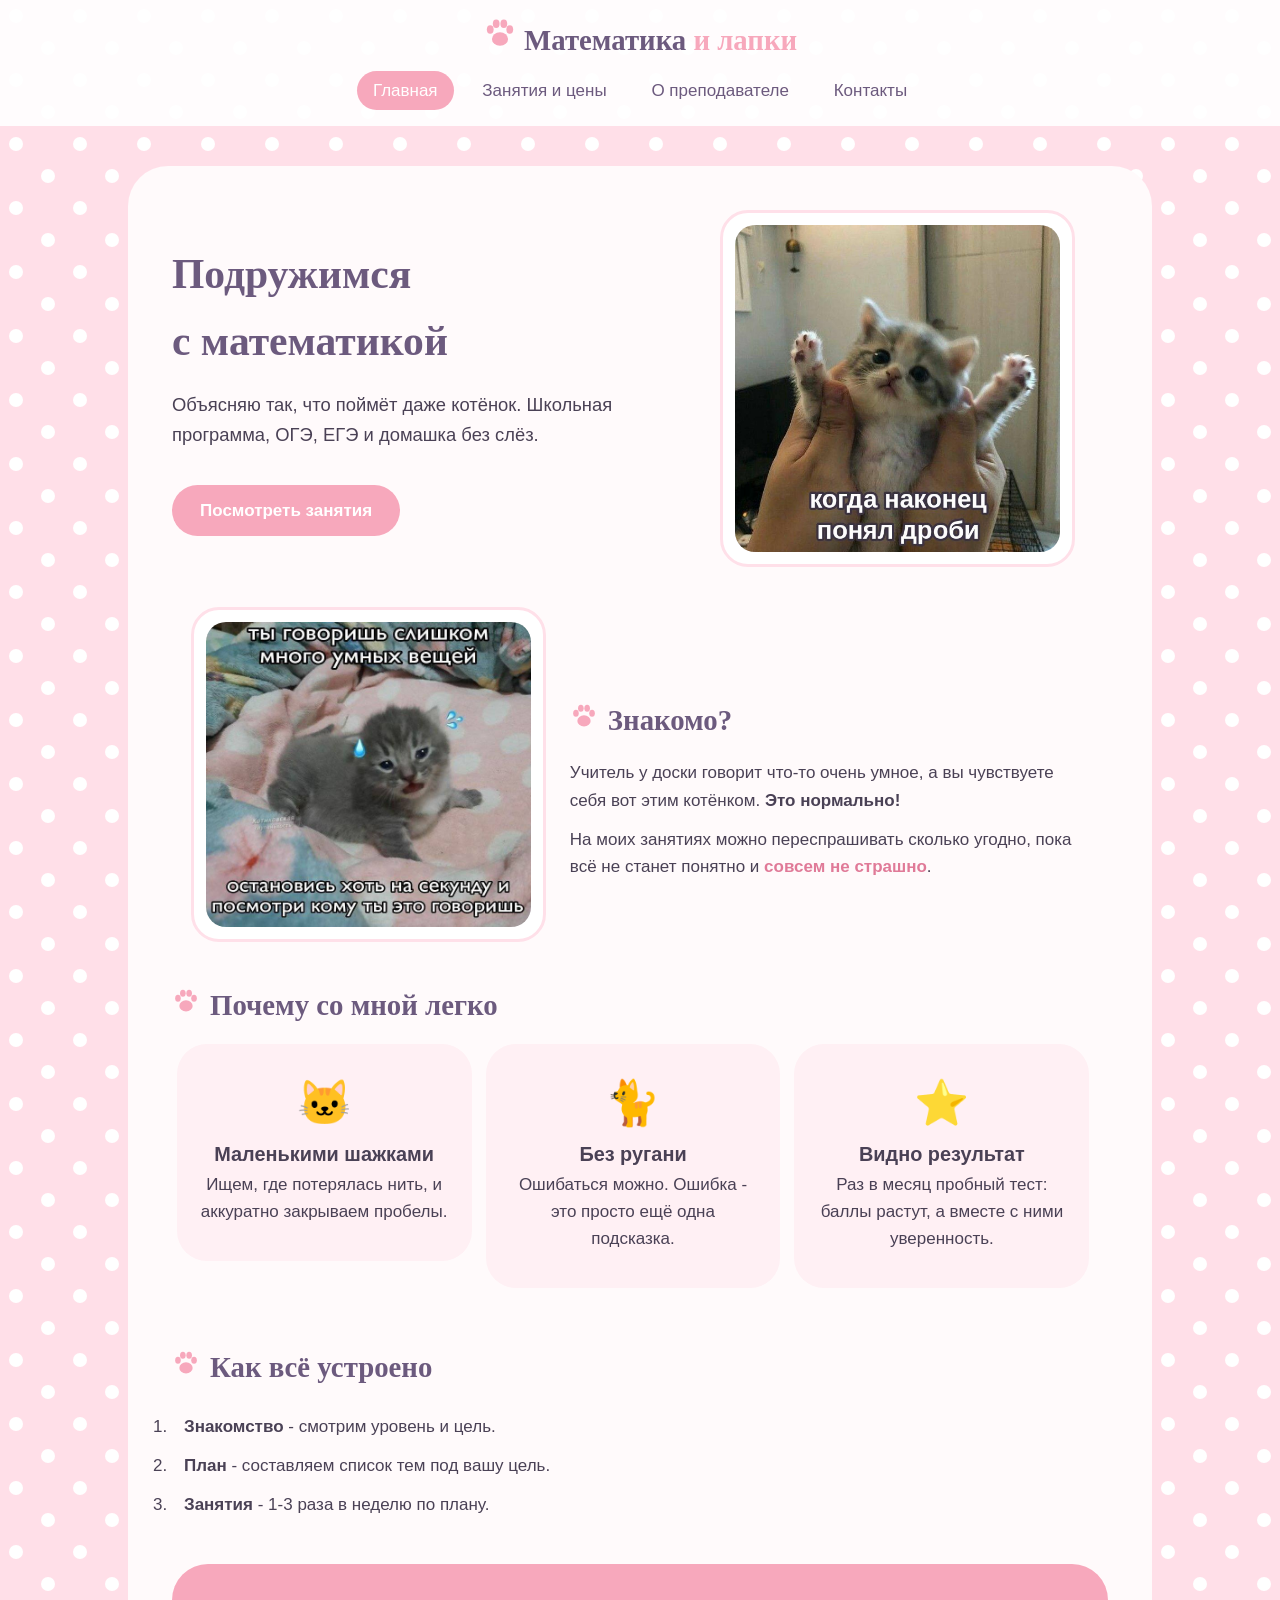
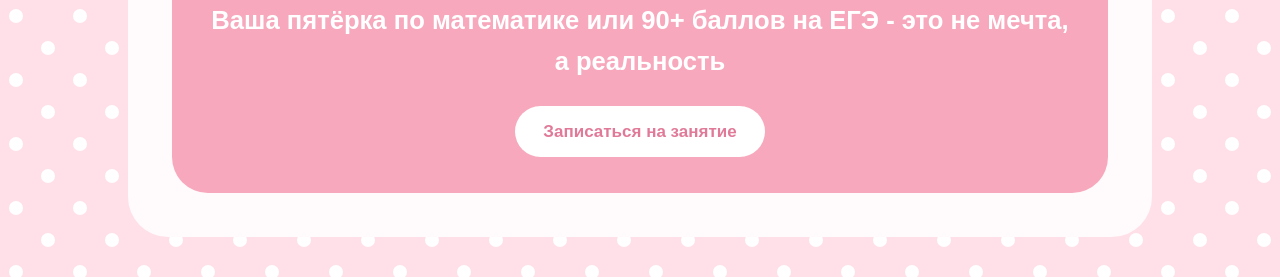
<file: lab2/index.html>
<!DOCTYPE html>
<html>
<head>
    <meta charset="UTF-8">
    <title>Главная - Математика и лапки</title>
    <link rel="stylesheet" href="style.css">
</head>
<body>
    <header class="header">
        <a href="index.html" class="logo">
            <img src="images/bean.svg" alt="" class="logo-paw">
            Математика <span>и лапки</span>
        </a>
        <nav class="nav">
            <a href="index.html" class="active">Главная</a>
            <a href="services.html">Занятия и цены</a>
            <a href="about.html">О преподавателе</a>
            <a href="contacts.html">Контакты</a>
        </nav>
    </header>

    <main class="page">
        <section>
            <div class="text">
                <h1>Подружимся<br>с математикой</h1>
                <p class="lead">Объясняю так, что поймёт даже котёнок. Школьная программа, ОГЭ, ЕГЭ и домашка без слёз.</p>
                <a href="services.html" class="btn">Посмотреть занятия</a>
            </div>
            <div class="photo">
                <img src="images/kitten-drobi.jpg" alt="Мем: когда наконец понял дроби">
            </div>
        </section>

        <section class="row">
            <div class="photo">
                <img src="images/kitten-meme.jpg" alt="Мем: ты говоришь слишком много умных вещей">
            </div>
            <div class="text">
                <h2>Знакомо?</h2>
                <p>Учитель у доски говорит что-то очень умное, а вы чувствуете себя вот этим котёнком. <strong>Это нормально!</strong></p>
                <p>На моих занятиях можно переспрашивать сколько угодно, пока всё не станет понятно и <span class="pink">совсем не страшно</span>.</p>
            </div>
        </section>

        <h2>Почему со мной легко</h2>
        <div>
            <div class="card">
                <div class="icon">&#128049;</div>
                <h3>Маленькими шажками</h3>
                <p>Ищем, где потерялась нить, и аккуратно закрываем пробелы.</p>
            </div>
            <div class="card">
                <div class="icon">&#128008;</div>
                <h3>Без ругани</h3>
                <p>Ошибаться можно. Ошибка - это просто ещё одна подсказка.</p>
            </div>
            <div class="card">
                <div class="icon">&#11088;</div>
                <h3>Видно результат</h3>
                <p>Раз в месяц пробный тест: баллы растут, а вместе с ними уверенность.</p>
            </div>
        </div>

        <h2>Как всё устроено</h2>
        <ol>
            <li><strong>Знакомство</strong> - смотрим уровень и цель.</li>
            <li><strong>План</strong> - составляем список тем под вашу цель.</li>
            <li><strong>Занятия</strong> - 1-3 раза в неделю по плану.</li>
        </ol>

        <section class="cta">
            <p class="big">Ваша пятёрка по математике или 90+ баллов на&nbsp;ЕГЭ&nbsp;- это не мечта, а&nbsp;реальность</p>
            <a href="contacts.html" class="btn">Записаться на занятие</a>
        </section>
    </main>
</body>
</html>
</file>
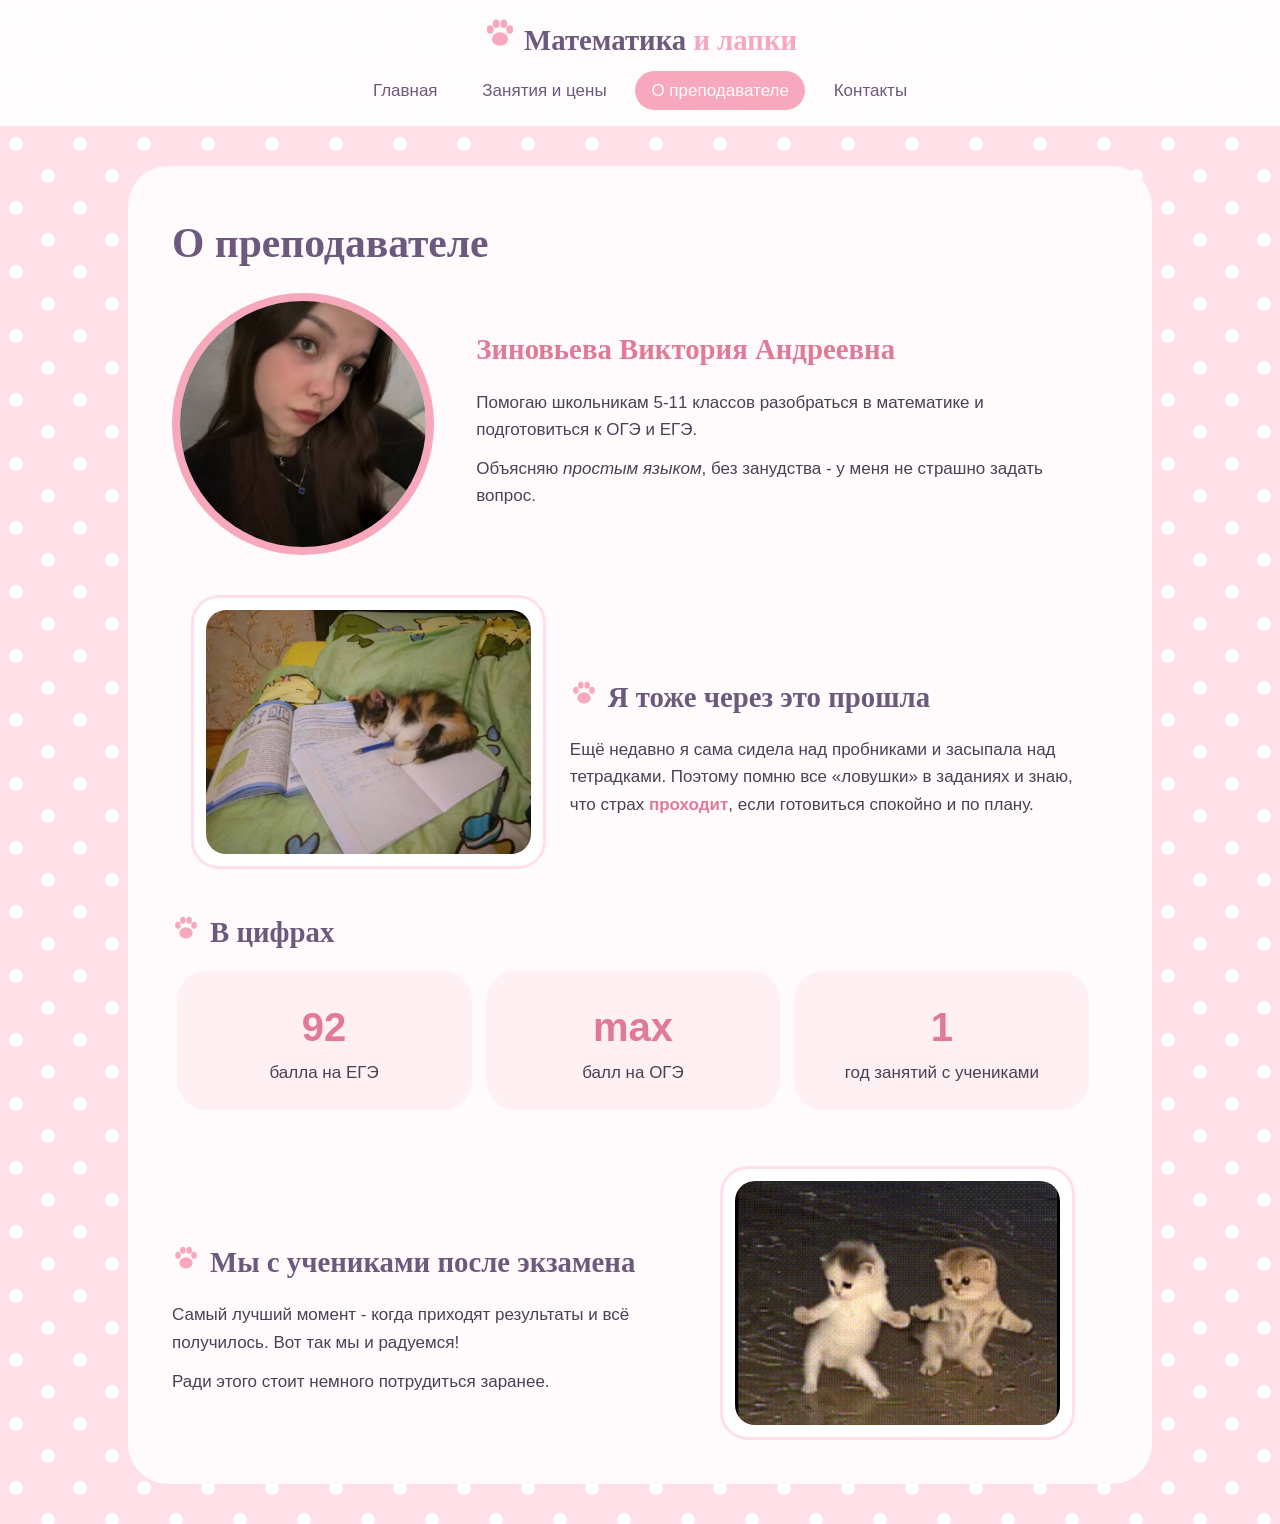
<file: lab2/about.html>
<!DOCTYPE html>
<html>
<head>
    <meta charset="UTF-8">
    <title>О преподавателе - Математика и лапки</title>
    <link rel="stylesheet" href="style.css">
</head>
<body>
    <header class="header">
        <a href="index.html" class="logo">
            <img src="images/bean.svg" alt="" class="logo-paw">
            Математика <span>и лапки</span>
        </a>
        <nav class="nav">
            <a href="index.html">Главная</a>
            <a href="services.html">Занятия и цены</a>
            <a href="about.html" class="active">О преподавателе</a>
            <a href="contacts.html">Контакты</a>
        </nav>
    </header>

    <main class="page">
        <h1>О преподавателе</h1>
        <div>
            <img src="images/teacher.jpg" alt="Фото преподавателя: Зиновьева Виктория Андреевна" class="avatar">
            <div class="about">
                <h2 id="teacher-name">Зиновьева Виктория Андреевна</h2>
                <p>Помогаю школьникам 5-11 классов разобраться в математике и подготовиться к ОГЭ и ЕГЭ.</p>
                <p>Объясняю <em>простым языком</em>, без занудства - у меня не страшно задать вопрос.</p>
            </div>
        </div>

        <section class="row">
            <div class="photo">
                <img src="images/kitten-homework.jpg" alt="Котёнок уснул на тетради по математике">
            </div>
            <div class="text">
                <h2>Я тоже через это прошла</h2>
                <p>Ещё недавно я сама сидела над пробниками и засыпала над тетрадками. Поэтому помню все «ловушки» в заданиях и знаю, что страх <span class="pink">проходит</span>, если готовиться спокойно и по плану.</p>
            </div>
        </section>

        <h2>В цифрах</h2>
        <div>
            <div class="card"><span class="num">92</span> балла на ЕГЭ</div>
            <div class="card"><span class="num">max</span> балл на ОГЭ</div>
            <div class="card"><span class="num">1</span> год занятий с учениками</div>
        </div>

        <section class="row">
            <div class="text">
                <h2>Мы с учениками после экзамена</h2>
                <p>Самый лучший момент - когда приходят результаты и всё получилось. Вот так мы и радуемся!</p>
                <p>Ради этого стоит немного потрудиться заранее.</p>
            </div>
            <div class="photo">
                <img src="images/kittens-dance.jpg" alt="Два котёнка танцуют">
            </div>
        </section>
    </main>
</body>
</html>
</file>
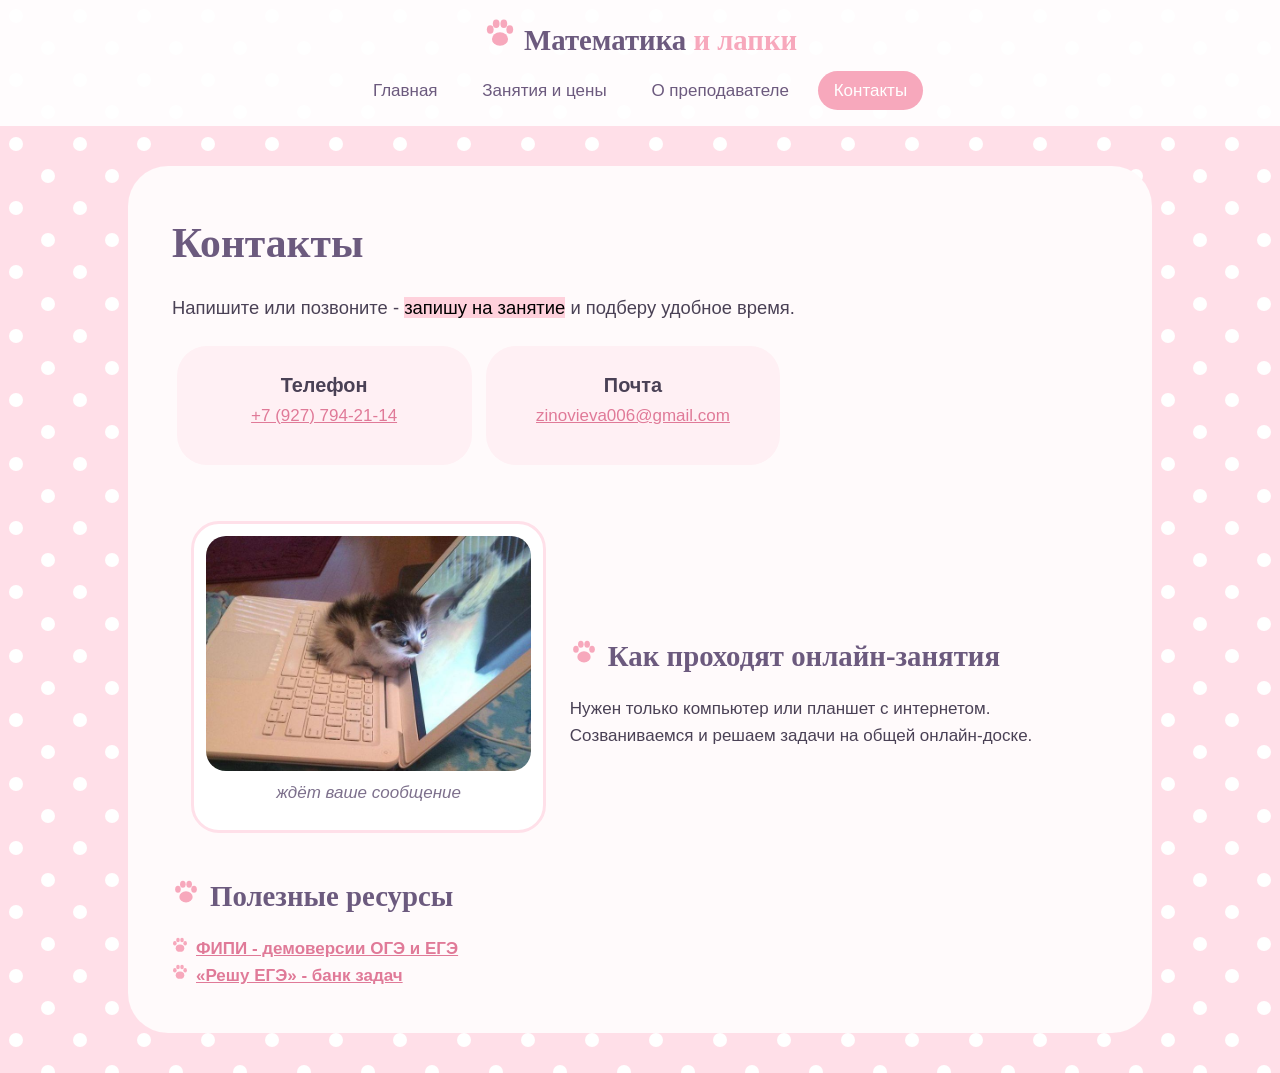
<file: lab2/contacts.html>
<!DOCTYPE html>
<html>
<head>
    <meta charset="UTF-8">
    <title>Контакты - Математика и лапки</title>
    <link rel="stylesheet" href="style.css">
</head>
<body>
    <header class="header">
        <a href="index.html" class="logo">
            <img src="images/bean.svg" alt="" class="logo-paw">
            Математика <span>и лапки</span>
        </a>
        <nav class="nav">
            <a href="index.html">Главная</a>
            <a href="services.html">Занятия и цены</a>
            <a href="about.html">О преподавателе</a>
            <a href="contacts.html" class="active">Контакты</a>
        </nav>
    </header>

    <main class="page">
        <h1>Контакты</h1>
        <p class="lead">Напишите или позвоните - <mark>запишу на занятие</mark> и подберу удобное время.</p>

        <div>
            <div class="card">
                <h3>Телефон</h3>
                <p><a href="tel:+79277942114">+7 (927) 794-21-14</a></p>
            </div>
            <div class="card">
                <h3>Почта</h3>
                <p><a href="mailto:zinovieva006@gmail.com">zinovieva006@gmail.com</a></p>
            </div>
        </div>

        <section class="row">
            <div class="photo">
                <img src="images/kitten-laptop.jpg" alt="Котёнок сидит на ноутбуке">
                <p class="caption">ждёт ваше сообщение</p>
            </div>
            <div class="text">
                <h2>Как проходят онлайн-занятия</h2>
                <p>Нужен только компьютер или планшет с интернетом. Созваниваемся и решаем задачи на общей онлайн-доске.</p>
            </div>
        </section>

        <h2>Полезные ресурсы</h2>
        <ul>
            <li><a href="https://fipi.ru/" target="_blank">ФИПИ - демоверсии ОГЭ и ЕГЭ</a></li>
            <li><a href="https://math-ege.sdamgia.ru/" target="_blank">«Решу ЕГЭ» - банк задач</a></li>
        </ul>
    </main>
</body>
</html>
</file>
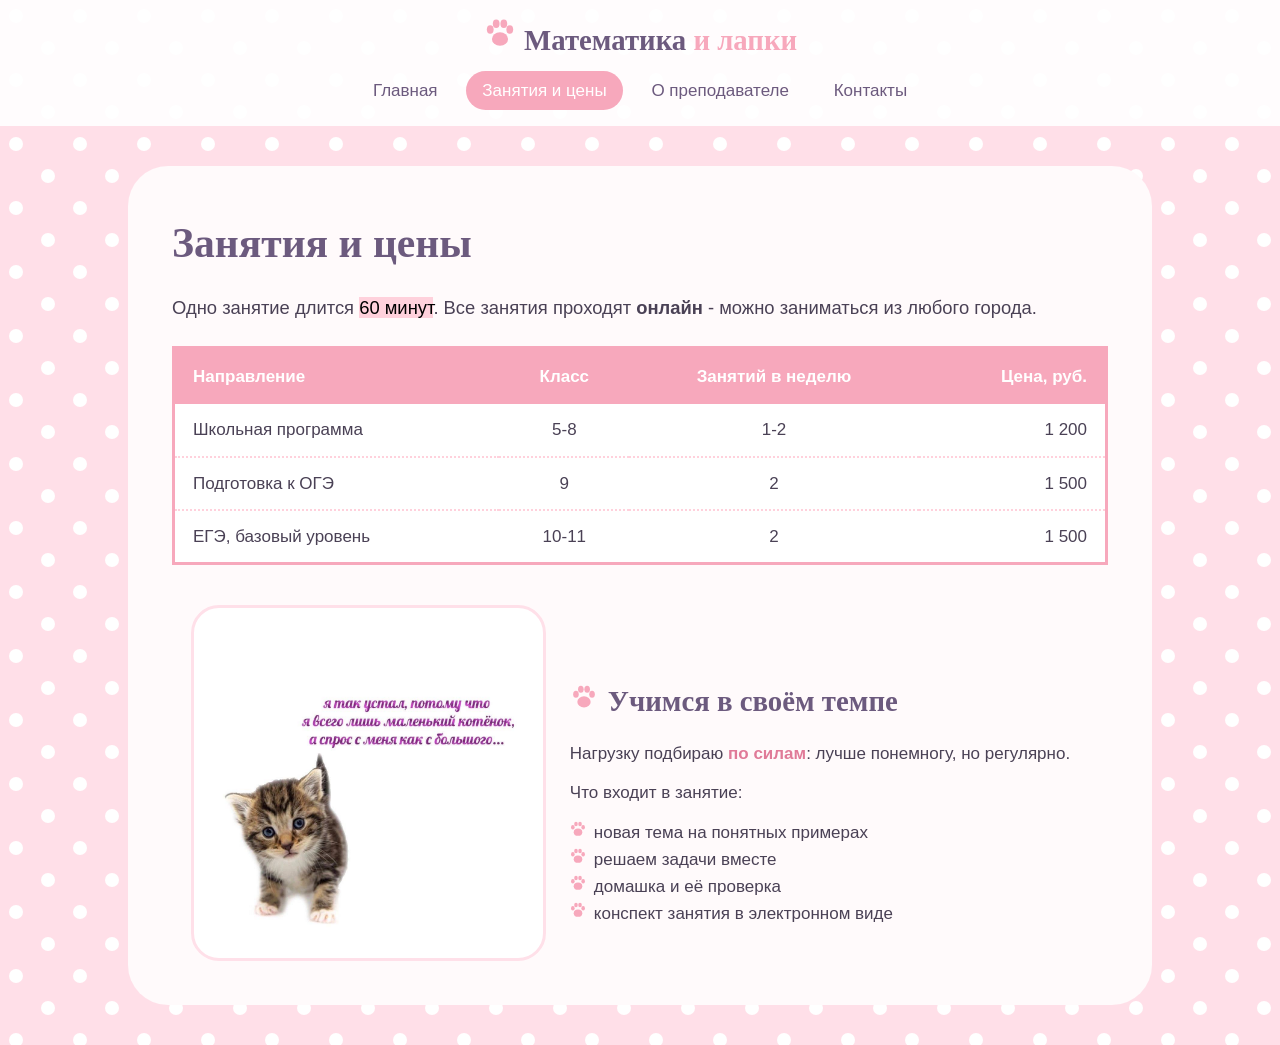
<file: lab2/services.html>
<!DOCTYPE html>
<html>
<head>
    <meta charset="UTF-8">
    <title>Занятия и цены - Математика и лапки</title>
    <link rel="stylesheet" href="style.css">
</head>
<body>
    <header class="header">
        <a href="index.html" class="logo">
            <img src="images/bean.svg" alt="" class="logo-paw">
            Математика <span>и лапки</span>
        </a>
        <nav class="nav">
            <a href="index.html">Главная</a>
            <a href="services.html" class="active">Занятия и цены</a>
            <a href="about.html">О преподавателе</a>
            <a href="contacts.html">Контакты</a>
        </nav>
    </header>

    <main class="page">
        <h1>Занятия и цены</h1>
        <p class="lead">Одно занятие длится <mark>60 минут</mark>. Все занятия проходят <strong>онлайн</strong> - можно заниматься из любого города.</p>

        <table>
            <tr>
                <th class="left">Направление</th>
                <th class="center">Класс</th>
                <th class="center">Занятий в неделю</th>
                <th class="right">Цена, руб.</th>
            </tr>
            <tr>
                <td class="left">Школьная программа</td>
                <td class="center">5-8</td>
                <td class="center">1-2</td>
                <td class="right">1&nbsp;200</td>
            </tr>
            <tr>
                <td class="left">Подготовка к ОГЭ</td>
                <td class="center">9</td>
                <td class="center">2</td>
                <td class="right">1&nbsp;500</td>
            </tr>
            <tr>
                <td class="left">ЕГЭ, базовый уровень</td>
                <td class="center">10-11</td>
                <td class="center">2</td>
                <td class="right">1&nbsp;500</td>
            </tr>
        </table>

        <section class="row">
            <div class="photo">
                <img src="images/kitten-tired.jpg" alt="Мем: спрос с меня как с большого">
            </div>
            <div class="text">
                <h2>Учимся в своём темпе</h2>
                <p>Нагрузку подбираю <span class="pink">по силам</span>: лучше понемногу, но регулярно.</p>
                <p>Что входит в занятие:</p>
                <ul>
                    <li>новая тема на понятных примерах</li>
                    <li>решаем задачи вместе</li>
                    <li>домашка и её проверка</li>
                    <li>конспект занятия в электронном виде</li>
                </ul>
            </div>
        </section>
    </main>
</body>
</html>
</file>
<file: lab2/style.css>
/* Сброс отступов браузера */
* {
    margin: 0;
    padding: 0;
    box-sizing: border-box;
}

body {
    font-family: "Trebuchet MS", Arial, sans-serif;
    font-size: 17px;
    line-height: 1.6;
    color: #4a4155;
    background-color: #ffdfe8;
    background-image: url("images/dots.svg");
}

h1,h2 {
    font-family: Georgia, serif;
    color: #6c5a7e;
}

h1 {
    font-size: 2.6rem;
    margin-bottom: 16px;
}

h2 {
    font-size: 1.8rem;
    margin: 40px 0 16px;
}

p {
    margin-bottom: 12px;
}

a {
    color: #e07a98;
}

mark {
    background-color: #ffd1dc;
}

/* Лапка перед каждым h2 */
h2::before {
    content: "";
    display: inline-block;
    width: 28px;
    height: 28px;
    margin-right: 10px;
    background-image: url("images/bean.svg");
    background-size: 28px 28px;
}

h1 + p {
    margin-bottom: 24px;
}

.header {
    padding: 16px;
    text-align: center;
    background-color: rgba(255, 255, 255, 0.9);
}

.logo {
    font-family: Georgia, serif;
    font-size: 1.8rem;
    font-weight: bold;
    color: #6c5a7e;
    text-decoration: none;
}

.logo span {
    color: #f7a8bc;
}

.logo-paw {
    width: 34px;
}

.nav > a {
    display: inline-block;
    margin: 8px 4px 0;
    padding: 6px 16px;
    border-radius: 20px;
    color: #6c5a7e;
    text-decoration: none;
}

.nav > a:hover {
    background-color: #ffe4ec;
}

.nav > a.active {
    background-color: #f7a8bc;
    color: white;
}

.page {
    width: 80%;
    margin: 40px auto;
    padding: 44px;
    background-color: #fffafb;
    border-radius: 40px;
}

.lead {
    font-size: 1.15rem;
}

.pink {
    color: #e07a98;
    font-weight: bold;
}

/* Две колонки в одну строку */
.text,.photo {
    display: inline-block;
    vertical-align: middle;
}

.text {
    width: 56%;
}

.photo {
    width: 38%;
    margin: 0 2%;
    padding: 12px;
    background-color: white;
    border: 3px solid #ffe0e9;
    border-radius: 28px;
}

.photo img {
    display: block;
    width: 100%;
    border-radius: 20px;
}

.row {
    margin-top: 40px;
}

.caption {
    margin-top: 8px;
    text-align: center;
    font-style: italic;
    color: rgb(125, 112, 140);
}

.btn {
    display: inline-block;
    margin-top: 12px;
    padding: 12px 28px;
    border-radius: 30px;
    background-color: #f7a8bc;
    color: white;
    font-weight: bold;
    text-decoration: none;
}

/* Карточки по три в ряд */
.card {
    display: inline-block;
    width: 31.5%;
    margin: 0 0.5% 16px;
    vertical-align: top;
    padding: 24px;
    text-align: center;
    border-radius: 30px;
    background-color: #fff0f4;
}

ol li {
    padding: 6px 12px;
}

ul {
    margin-left: 24px;
    list-style-image: url("images/bean-small.svg");
}

.icon {
    font-size: 2.6em;
}

.cta {
    margin-top: 40px;
    padding: 36px;
    text-align: center;
    color: white;
    background-color: #f7a8bc;
    border-radius: 36px;
}

.big {
    font-size: 1.6rem;
    font-weight: bold;
}

.cta .btn {
    background-color: white;
    color: #e07a98;
}

table {
    width: 100%;
    margin: 20px 0;
    border-collapse: collapse;
    background-color: white;
    border: 3px solid #f7a8bc;
}

th {
    padding: 14px 18px;
    background-color: #f7a8bc;
    color: white;
}

td {
    padding: 12px 18px;
    border-bottom: 2px dotted #ffd1dc;
}

/* Выравнивание в таблице */
.left {
    text-align: left;
}

.center {
    text-align: center;
}

.right {
    text-align: right;
}

.avatar {
    display: inline-block;
    width: 28%;
    vertical-align: middle;
    border: 8px solid #f7a8bc;
    border-radius: 50%;
}

.about {
    display: inline-block;
    width: 66%;
    margin-left: 4%;
    vertical-align: middle;
}

#teacher-name {
    margin-top: 0;
    color: #e07a98;
}

/* У имени лапку не показываем */
#teacher-name::before {
    display: none;
}

.num {
    display: block;
    font-size: 2.5rem;
    font-weight: bold;
    color: #e07a98;
}

a[target="_blank"] {
    font-weight: bold;
}
</file>
